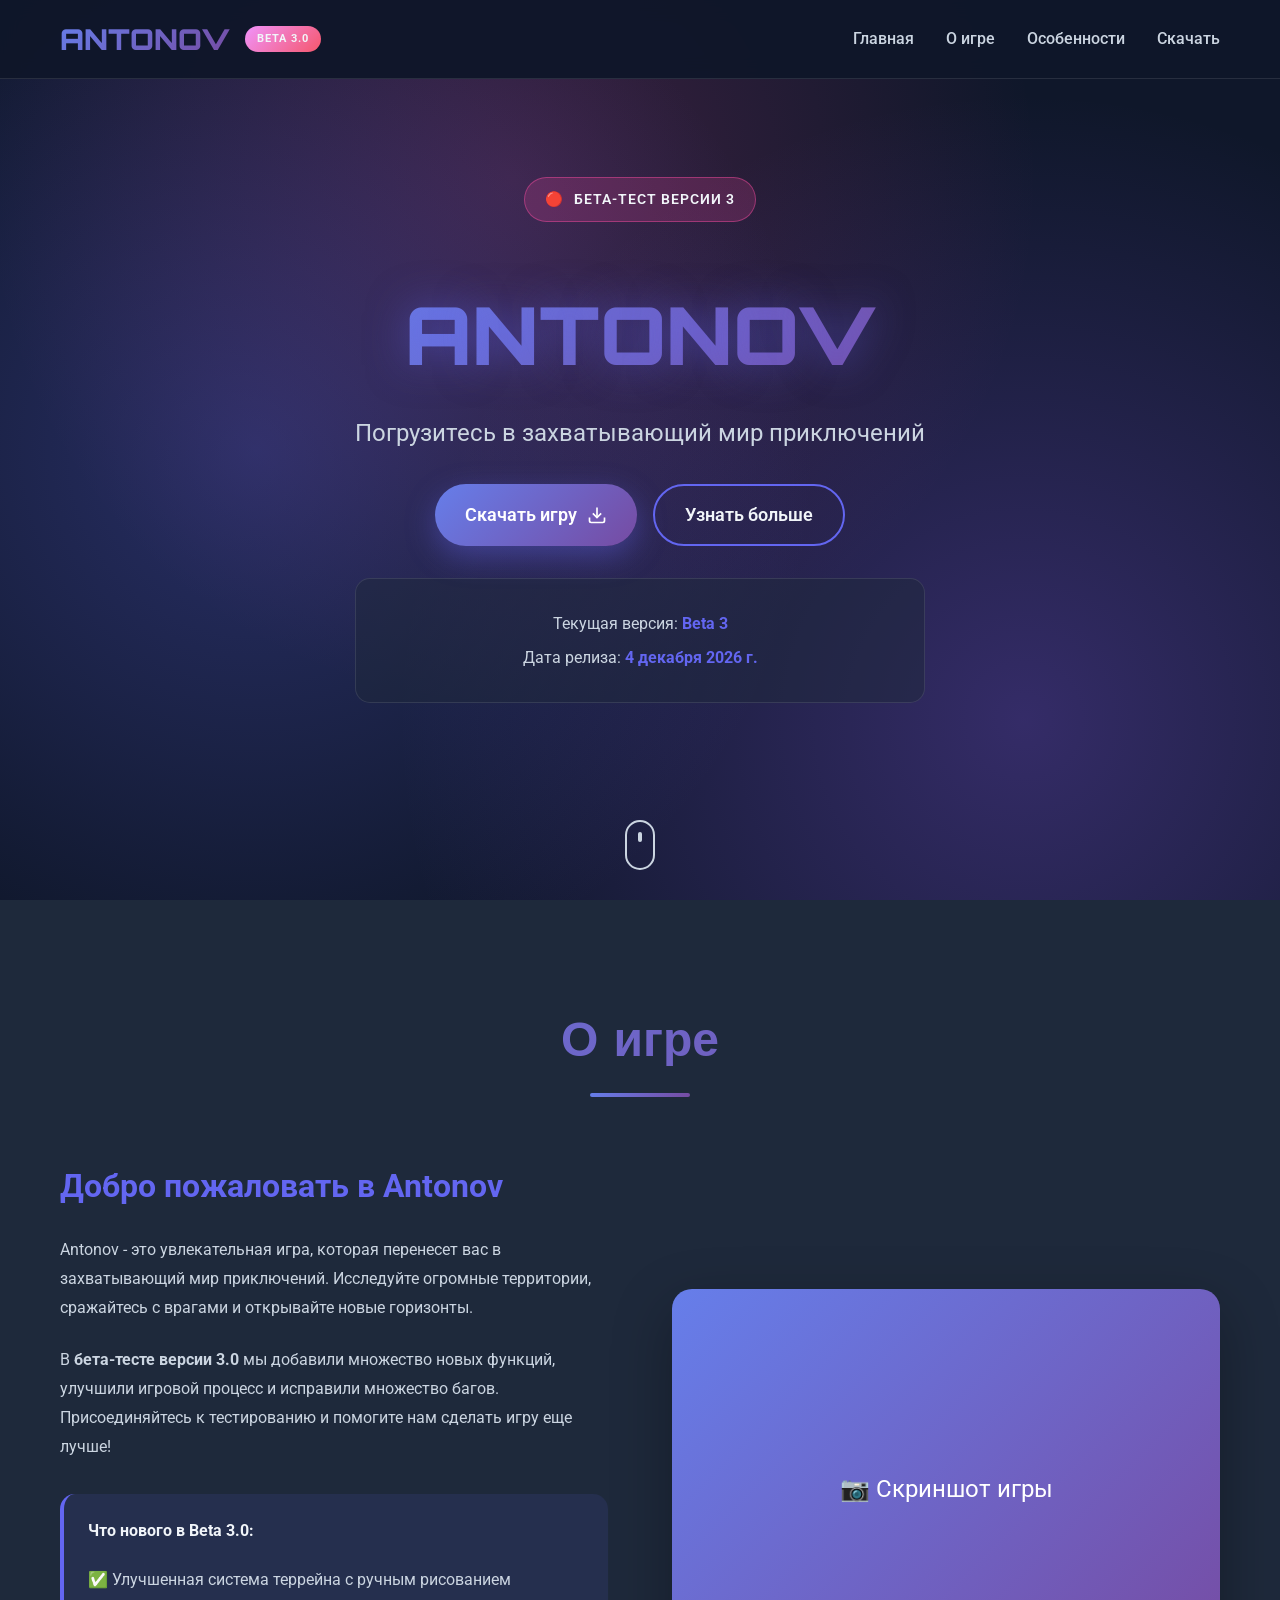
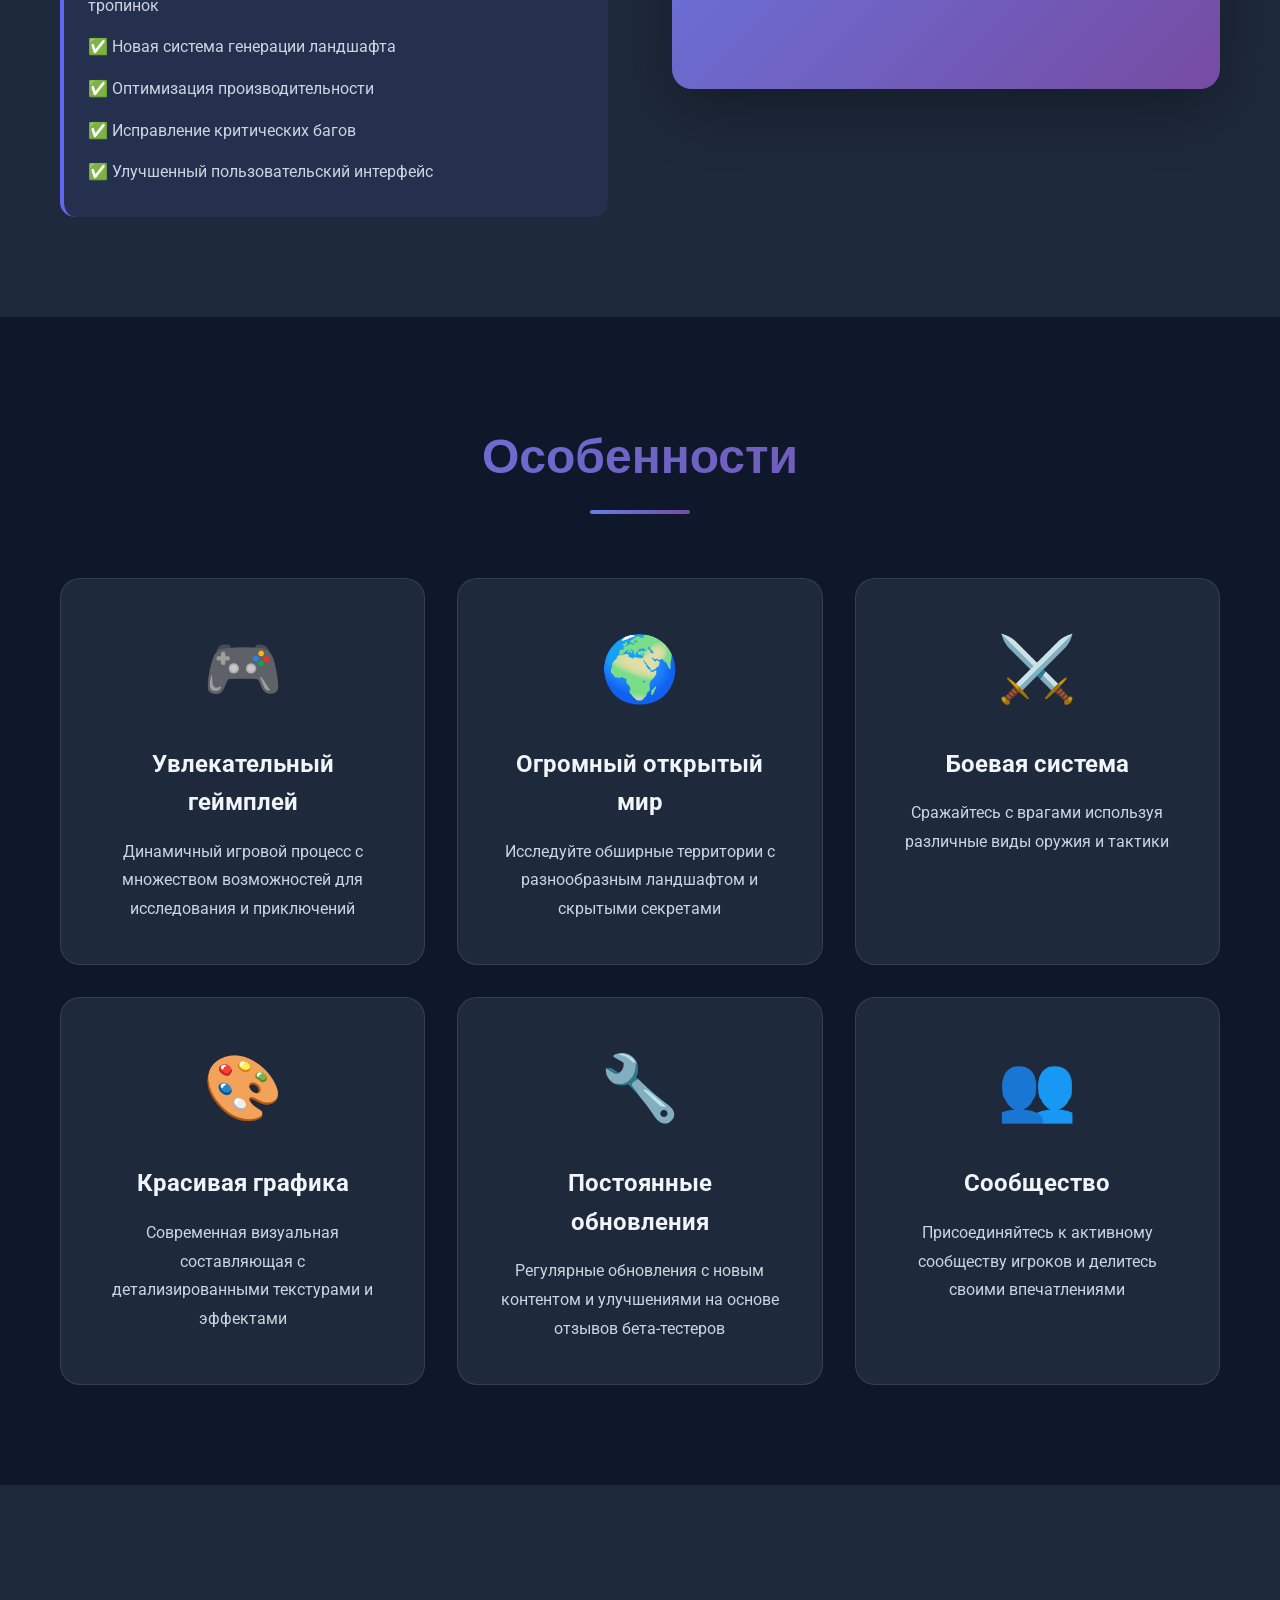
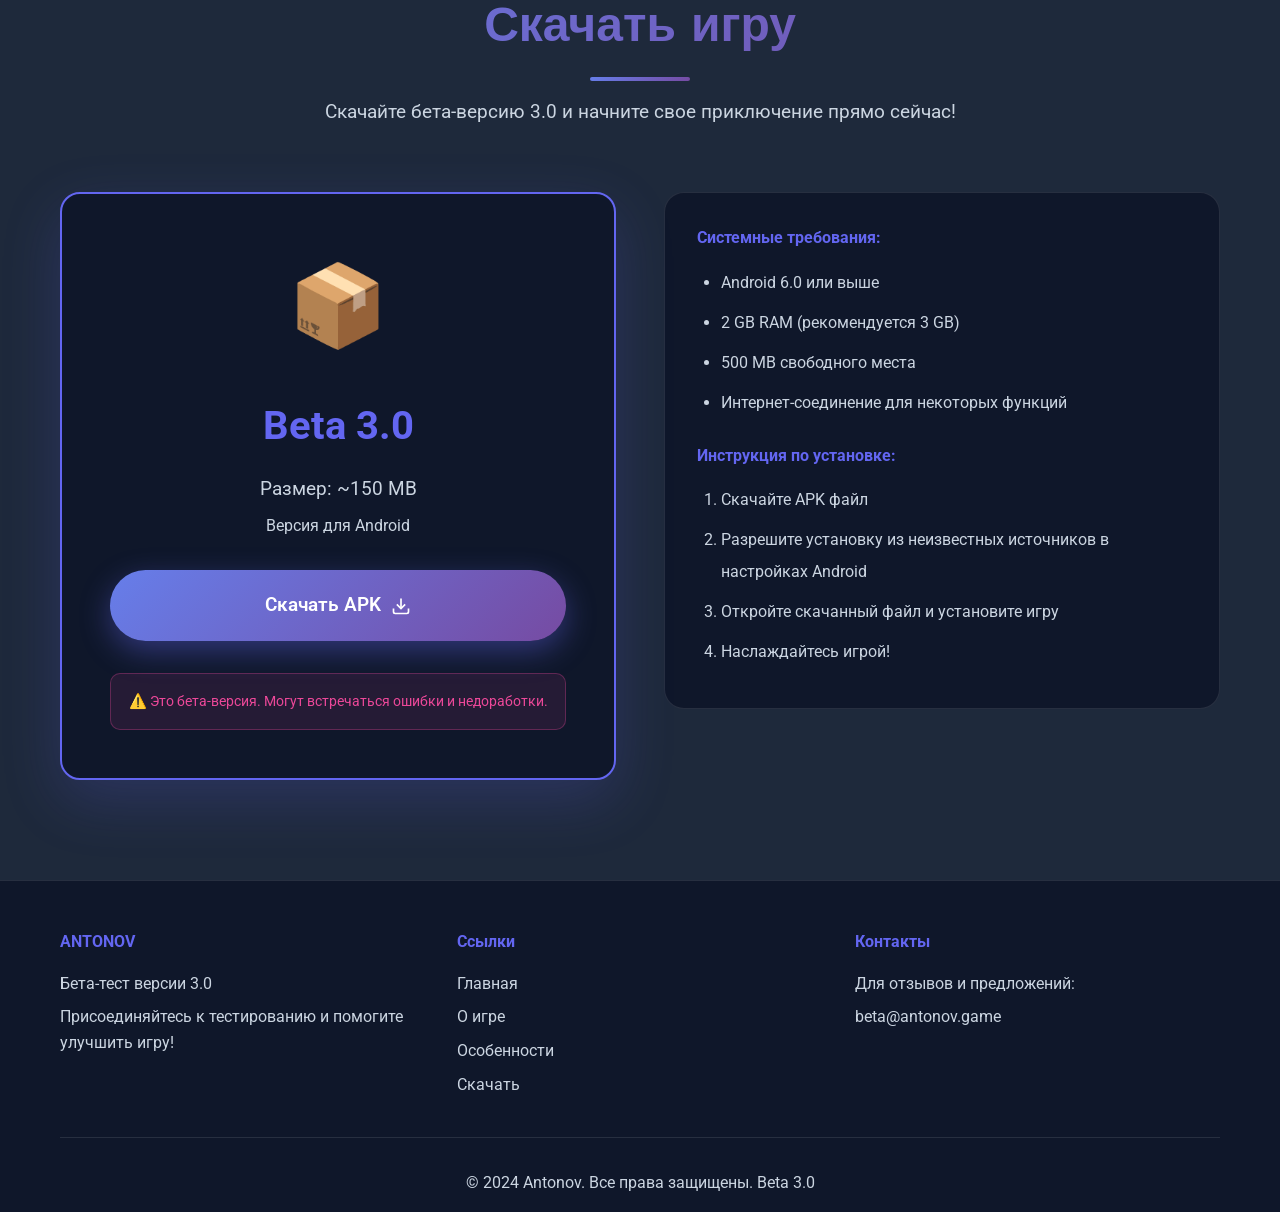
<file: index.html>
<!DOCTYPE html>
<html lang="ru">
<head>
    <meta charset="UTF-8">
    <meta name="viewport" content="width=device-width, initial-scale=1.0">
    <title>Antonov - Бета-тест 3.0</title>
    <link rel="stylesheet" href="style.css">
    <link rel="preconnect" href="https://fonts.googleapis.com">
    <link rel="preconnect" href="https://fonts.gstatic.com" crossorigin>
    <link href="https://fonts.googleapis.com/css2?family=Orbitron:wght@400;700;900&family=Roboto:wght@300;400;500;700&display=swap" rel="stylesheet">
</head>
<body>
    <!-- Навигация -->
    <nav class="navbar">
        <div class="container">
            <div class="nav-brand">
                <h1>ANTONOV</h1>
                <span class="beta-badge">BETA 3.0</span>
            </div>
            <ul class="nav-menu">
                <li><a href="#home">Главная</a></li>
                <li><a href="#about">О игре</a></li>
                <li><a href="#features">Особенности</a></li>
                <li><a href="#download">Скачать</a></li>
            </ul>
            <div class="hamburger">
                <span></span>
                <span></span>
                <span></span>
            </div>
        </div>
    </nav>

    <!-- Главный экран -->
    <section id="home" class="hero">
        <div class="hero-background"></div>
        <div class="container">
            <div class="hero-content">
                <div class="beta-notice">
                    <span class="pulse">🔴</span>
                    <span>БЕТА-ТЕСТ ВЕРСИИ 3</span>
                </div>
                <h1 class="hero-title">ANTONOV</h1>
                <p class="hero-subtitle">Погрузитесь в захватывающий мир приключений</p>
                <div class="hero-buttons">
                    <a href="#download" class="btn btn-primary">
                        <span>Скачать игру</span>
                        <svg width="20" height="20" viewBox="0 0 24 24" fill="none" stroke="currentColor" stroke-width="2">
                            <path d="M21 15v4a2 2 0 0 1-2 2H5a2 2 0 0 1-2-2v-4"></path>
                            <polyline points="7 10 12 15 17 10"></polyline>
                            <line x1="12" y1="15" x2="12" y2="3"></line>
                        </svg>
                    </a>
                    <a href="#about" class="btn btn-secondary">Узнать больше</a>
                </div>
                <div class="version-info">
                    <p>Текущая версия: <strong>Beta 3</strong></p>
                    <p>Дата релиза: <strong id="release-date">01.01.2026</strong></p>
                </div>
            </div>
        </div>
        <div class="scroll-indicator">
            <div class="mouse"></div>
        </div>
    </section>

    <!-- О игре -->
    <section id="about" class="about">
        <div class="container">
            <div class="section-header">
                <h2>О игре</h2>
                <div class="section-divider"></div>
            </div>
            <div class="about-content">
                <div class="about-text">
                    <h3>Добро пожаловать в Antonov</h3>
                    <p>
                        Antonov - это увлекательная игра, которая перенесет вас в захватывающий мир приключений. 
                        Исследуйте огромные территории, сражайтесь с врагами и открывайте новые горизонты.
                    </p>
                    <p>
                        В <strong>бета-тесте версии 3.0</strong> мы добавили множество новых функций, улучшили 
                        игровой процесс и исправили множество багов. Присоединяйтесь к тестированию и помогите 
                        нам сделать игру еще лучше!
                    </p>
                    <div class="beta-features">
                        <h4>Что нового в Beta 3.0:</h4>
                        <ul>
                            <li>✅ Улучшенная система террейна с ручным рисованием тропинок</li>
                            <li>✅ Новая система генерации ландшафта</li>
                            <li>✅ Оптимизация производительности</li>
                            <li>✅ Исправление критических багов</li>
                            <li>✅ Улучшенный пользовательский интерфейс</li>
                        </ul>
                    </div>
                </div>
                <div class="about-image">
                    <div class="image-placeholder">
                        <span>📷 Скриншот игры</span>
                    </div>
                </div>
            </div>
        </div>
    </section>

    <!-- Особенности -->
    <section id="features" class="features">
        <div class="container">
            <div class="section-header">
                <h2>Особенности</h2>
                <div class="section-divider"></div>
            </div>
            <div class="features-grid">
                <div class="feature-card">
                    <div class="feature-icon">🎮</div>
                    <h3>Увлекательный геймплей</h3>
                    <p>Динамичный игровой процесс с множеством возможностей для исследования и приключений</p>
                </div>
                <div class="feature-card">
                    <div class="feature-icon">🌍</div>
                    <h3>Огромный открытый мир</h3>
                    <p>Исследуйте обширные территории с разнообразным ландшафтом и скрытыми секретами</p>
                </div>
                <div class="feature-card">
                    <div class="feature-icon">⚔️</div>
                    <h3>Боевая система</h3>
                    <p>Сражайтесь с врагами используя различные виды оружия и тактики</p>
                </div>
                <div class="feature-card">
                    <div class="feature-icon">🎨</div>
                    <h3>Красивая графика</h3>
                    <p>Современная визуальная составляющая с детализированными текстурами и эффектами</p>
                </div>
                <div class="feature-card">
                    <div class="feature-icon">🔧</div>
                    <h3>Постоянные обновления</h3>
                    <p>Регулярные обновления с новым контентом и улучшениями на основе отзывов бета-тестеров</p>
                </div>
                <div class="feature-card">
                    <div class="feature-icon">👥</div>
                    <h3>Сообщество</h3>
                    <p>Присоединяйтесь к активному сообществу игроков и делитесь своими впечатлениями</p>
                </div>
            </div>
        </div>
    </section>

    <!-- Скачать -->
    <section id="download" class="download">
        <div class="container">
            <div class="section-header">
                <h2>Скачать игру</h2>
                <div class="section-divider"></div>
                <p class="section-subtitle">Скачайте бета-версию 3.0 и начните свое приключение прямо сейчас!</p>
            </div>
            <div class="download-content">
                <div class="download-card">
                    <div class="download-icon">📦</div>
                    <h3>Beta 3.0</h3>
                    <p class="download-size">Размер: ~150 MB</p>
                    <p class="download-info">Версия для Android</p>
                    <a href="#" class="btn btn-download" id="downloadBtn" onclick="downloadAPK(event)">
                        <span>Скачать APK</span>
                        <svg width="20" height="20" viewBox="0 0 24 24" fill="none" stroke="currentColor" stroke-width="2">
                            <path d="M21 15v4a2 2 0 0 1-2 2H5a2 2 0 0 1-2-2v-4"></path>
                            <polyline points="7 10 12 15 17 10"></polyline>
                            <line x1="12" y1="15" x2="12" y2="3"></line>
                        </svg>
                    </a>
                    <div class="beta-warning">
                        <p>⚠️ Это бета-версия. Могут встречаться ошибки и недоработки.</p>
                    </div>
                </div>
                <div class="download-requirements">
                    <h4>Системные требования:</h4>
                    <ul>
                        <li>Android 6.0 или выше</li>
                        <li>2 GB RAM (рекомендуется 3 GB)</li>
                        <li>500 MB свободного места</li>
                        <li>Интернет-соединение для некоторых функций</li>
                    </ul>
                    <h4>Инструкция по установке:</h4>
                    <ol>
                        <li>Скачайте APK файл</li>
                        <li>Разрешите установку из неизвестных источников в настройках Android</li>
                        <li>Откройте скачанный файл и установите игру</li>
                        <li>Наслаждайтесь игрой!</li>
                    </ol>
                </div>
            </div>
        </div>
    </section>

    <!-- Футер -->
    <footer class="footer">
        <div class="container">
            <div class="footer-content">
                <div class="footer-section">
                    <h4>ANTONOV</h4>
                    <p>Бета-тест версии 3.0</p>
                    <p>Присоединяйтесь к тестированию и помогите улучшить игру!</p>
                </div>
                <div class="footer-section">
                    <h4>Ссылки</h4>
                    <ul>
                        <li><a href="#home">Главная</a></li>
                        <li><a href="#about">О игре</a></li>
                        <li><a href="#features">Особенности</a></li>
                        <li><a href="#download">Скачать</a></li>
                    </ul>
                </div>
                <div class="footer-section">
                    <h4>Контакты</h4>
                    <p>Для отзывов и предложений:</p>
                    <p>beta@antonov.game</p>
                </div>
            </div>
            <div class="footer-bottom">
                <p>&copy; 2024 Antonov. Все права защищены. Beta 3.0</p>
            </div>
        </div>
    </footer>

    <script src="script.js"></script>
</body>
</html>
</file>
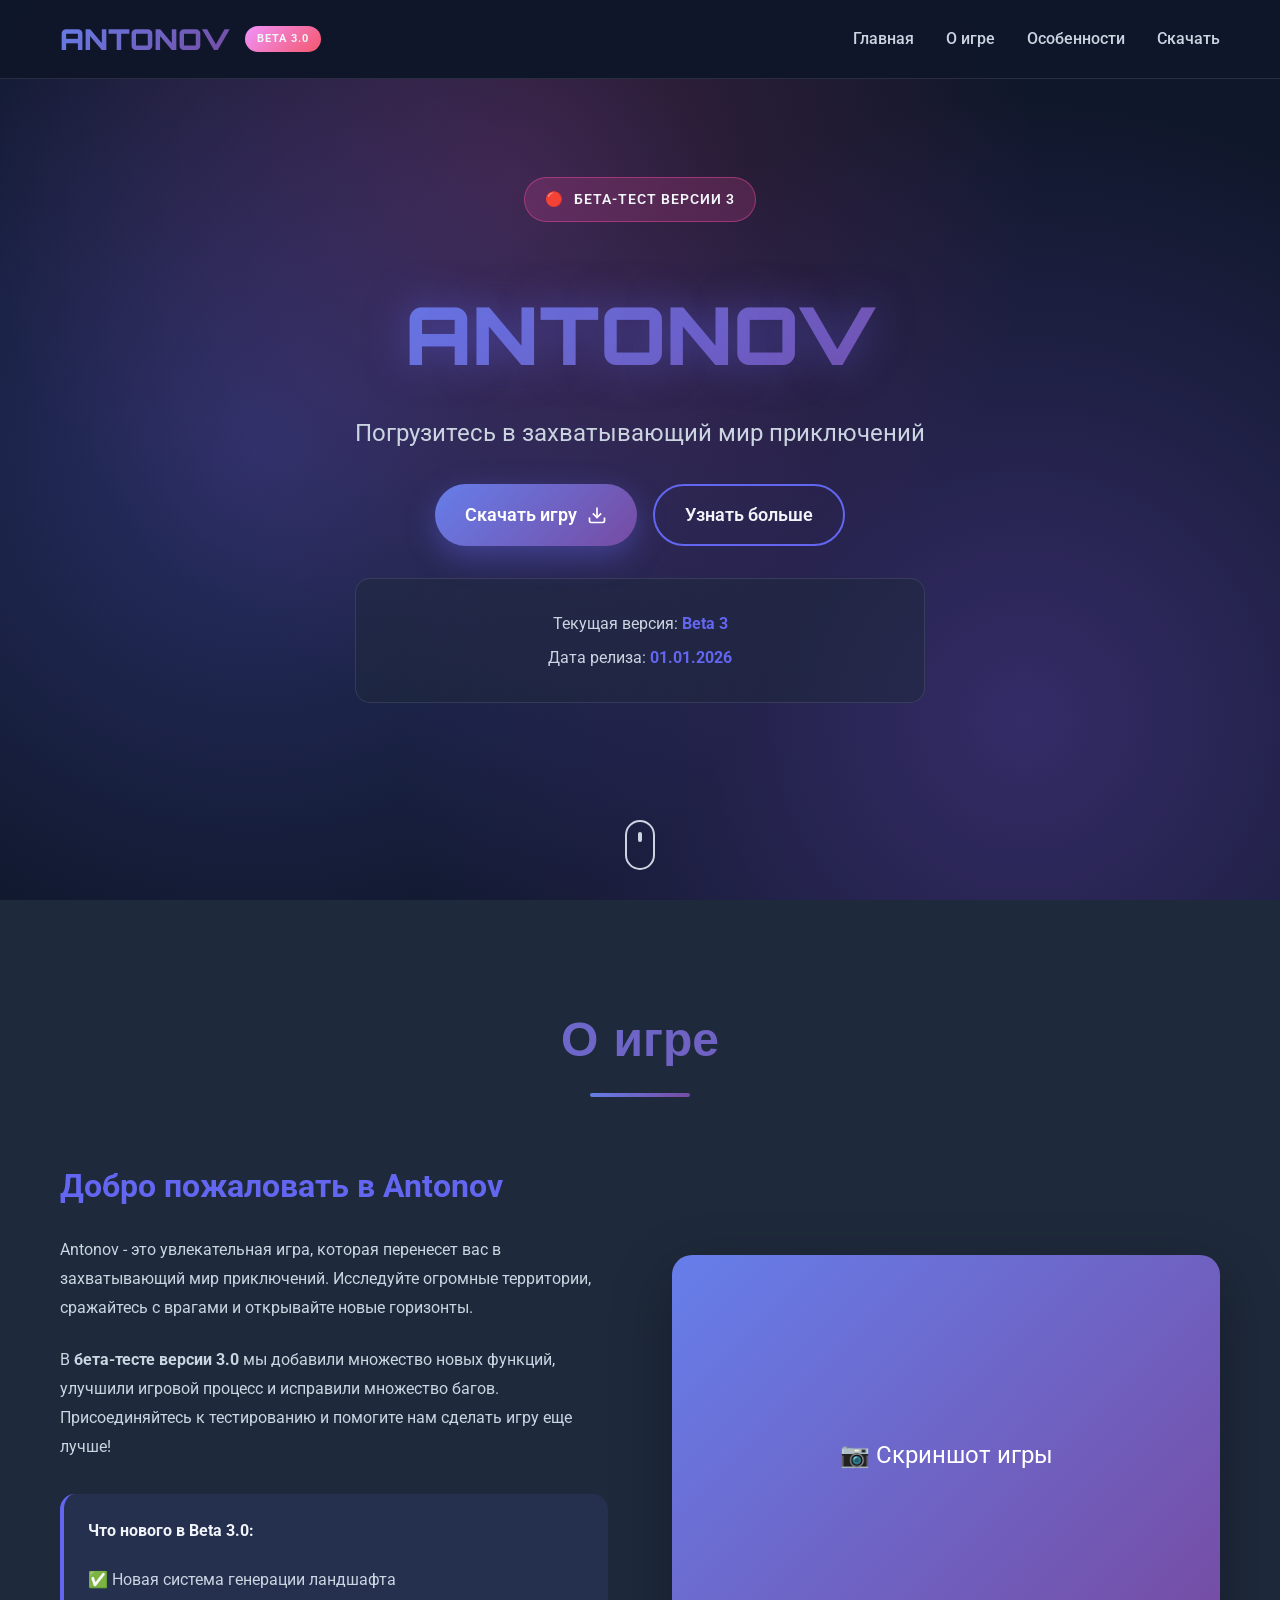
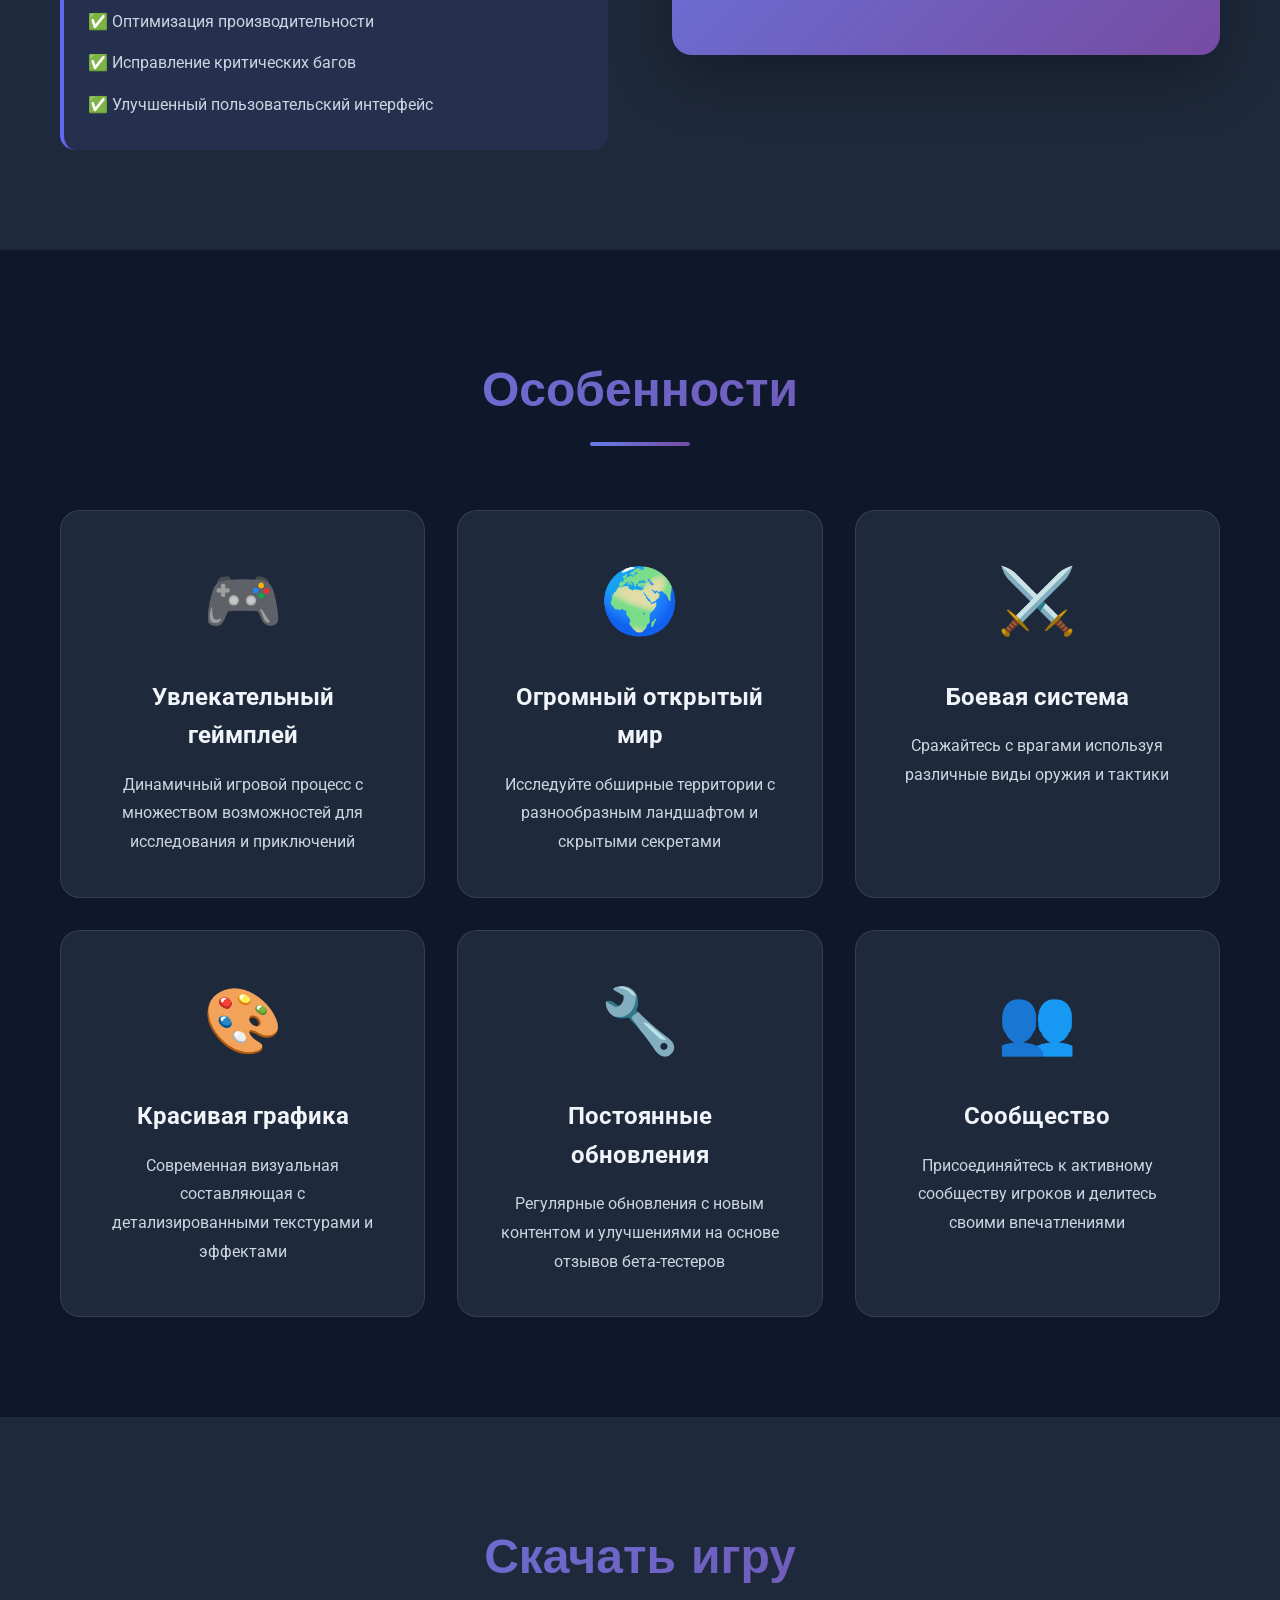
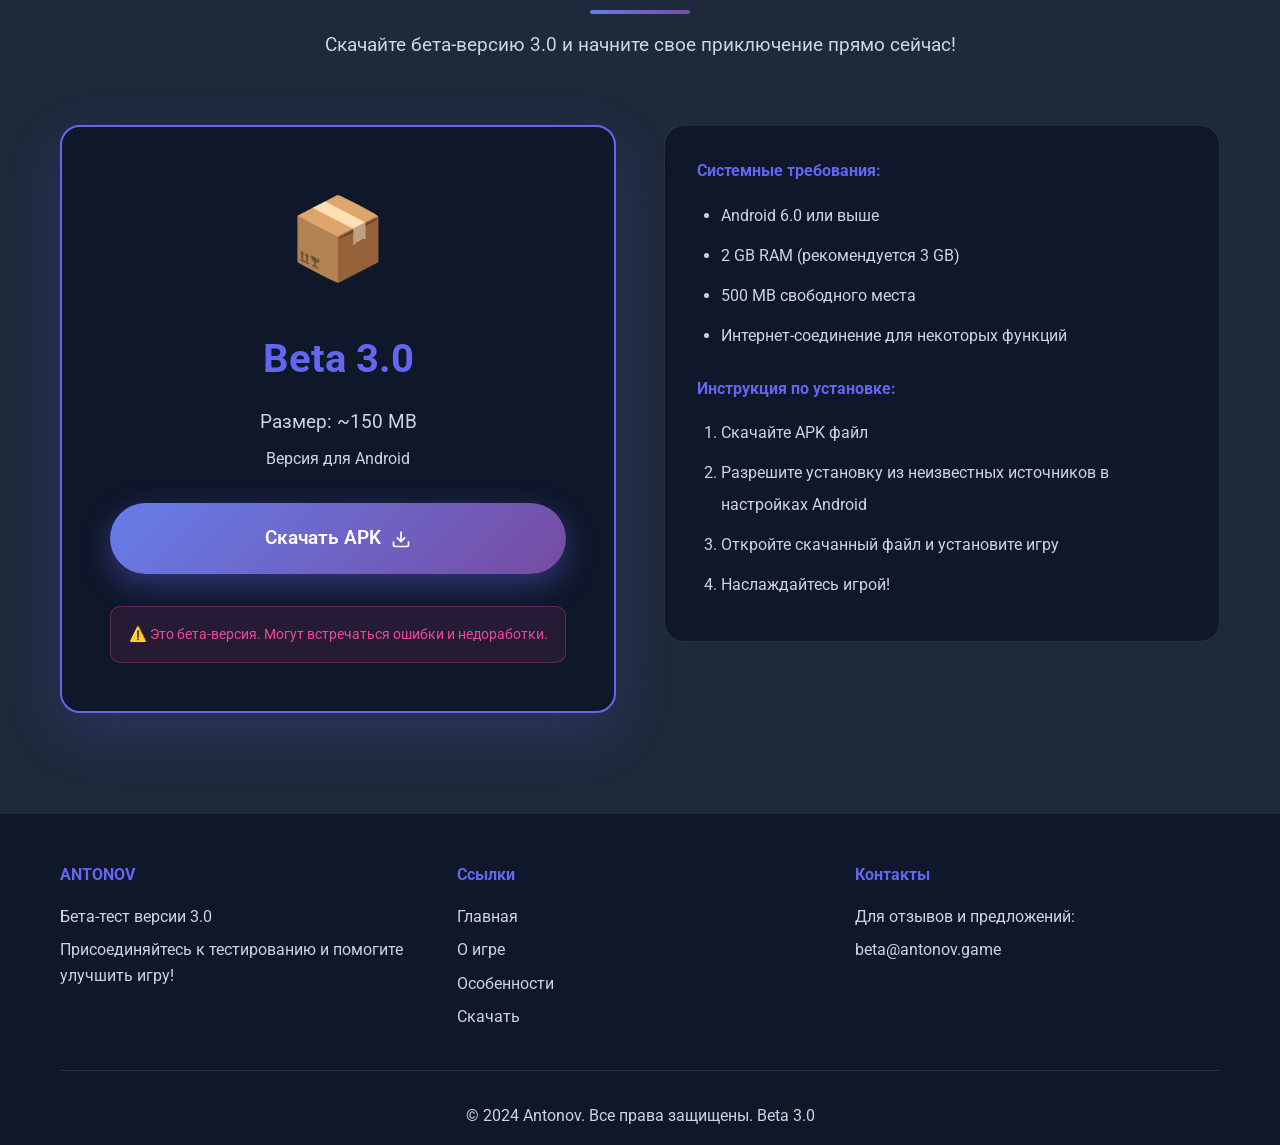
<file: docs/index.html>
<!DOCTYPE html>
<html lang="ru">
<head>
    <meta charset="UTF-8">
    <meta name="viewport" content="width=device-width, initial-scale=1.0">
    <title>Antonov - Бета-тест 3.0</title>
    <link rel="stylesheet" href="style.css">
    <link rel="preconnect" href="https://fonts.googleapis.com">
    <link rel="preconnect" href="https://fonts.gstatic.com" crossorigin>
    <link href="https://fonts.googleapis.com/css2?family=Orbitron:wght@400;700;900&family=Roboto:wght@300;400;500;700&display=swap" rel="stylesheet">
</head>
<body>
    <!-- Навигация -->
    <nav class="navbar">
        <div class="container">
            <div class="nav-brand">
                <h1>ANTONOV</h1>
                <span class="beta-badge">BETA 3.0</span>
            </div>
            <ul class="nav-menu">
                <li><a href="#home">Главная</a></li>
                <li><a href="#about">О игре</a></li>
                <li><a href="#features">Особенности</a></li>
                <li><a href="#download">Скачать</a></li>
            </ul>
            <div class="hamburger">
                <span></span>
                <span></span>
                <span></span>
            </div>
        </div>
    </nav>

    <!-- Главный экран -->
    <section id="home" class="hero">
        <div class="hero-background"></div>
        <div class="container">
            <div class="hero-content">
                <div class="beta-notice">
                    <span class="pulse">🔴</span>
                    <span>БЕТА-ТЕСТ ВЕРСИИ 3</span>
                </div>
                <h1 class="hero-title">ANTONOV</h1>
                <p class="hero-subtitle">Погрузитесь в захватывающий мир приключений</p>
                <div class="hero-buttons">
                    <a href="#download" class="btn btn-primary">
                        <span>Скачать игру</span>
                        <svg width="20" height="20" viewBox="0 0 24 24" fill="none" stroke="currentColor" stroke-width="2">
                            <path d="M21 15v4a2 2 0 0 1-2 2H5a2 2 0 0 1-2-2v-4"></path>
                            <polyline points="7 10 12 15 17 10"></polyline>
                            <line x1="12" y1="15" x2="12" y2="3"></line>
                        </svg>
                    </a>
                    <a href="#about" class="btn btn-secondary">Узнать больше</a>
                </div>
                <div class="version-info">
                    <p>Текущая версия: <strong>Beta 3</strong></p>
                    <p>Дата релиза: <strong id="release-date">01.01.2026</strong></p>
                </div>
            </div>
        </div>
        <div class="scroll-indicator">
            <div class="mouse"></div>
        </div>
    </section>

    <!-- О игре -->
    <section id="about" class="about">
        <div class="container">
            <div class="section-header">
                <h2>О игре</h2>
                <div class="section-divider"></div>
            </div>
            <div class="about-content">
                <div class="about-text">
                    <h3>Добро пожаловать в Antonov</h3>
                    <p>
                        Antonov - это увлекательная игра, которая перенесет вас в захватывающий мир приключений. 
                        Исследуйте огромные территории, сражайтесь с врагами и открывайте новые горизонты.
                    </p>
                    <p>
                        В <strong>бета-тесте версии 3.0</strong> мы добавили множество новых функций, улучшили 
                        игровой процесс и исправили множество багов. Присоединяйтесь к тестированию и помогите 
                        нам сделать игру еще лучше!
                    </p>
                    <div class="beta-features">
                        <h4>Что нового в Beta 3.0:</h4>
                        <ul>
                            <li>✅ Новая система генерации ландшафта</li>
                            <li>✅ Оптимизация производительности</li>
                            <li>✅ Исправление критических багов</li>
                            <li>✅ Улучшенный пользовательский интерфейс</li>
                        </ul>
                    </div>
                </div>
                <div class="about-image">
                    <div class="image-placeholder">
                        <span>📷 Скриншот игры</span>
                    </div>
                </div>
            </div>
        </div>
    </section>

    <!-- Особенности -->
    <section id="features" class="features">
        <div class="container">
            <div class="section-header">
                <h2>Особенности</h2>
                <div class="section-divider"></div>
            </div>
            <div class="features-grid">
                <div class="feature-card">
                    <div class="feature-icon">🎮</div>
                    <h3>Увлекательный геймплей</h3>
                    <p>Динамичный игровой процесс с множеством возможностей для исследования и приключений</p>
                </div>
                <div class="feature-card">
                    <div class="feature-icon">🌍</div>
                    <h3>Огромный открытый мир</h3>
                    <p>Исследуйте обширные территории с разнообразным ландшафтом и скрытыми секретами</p>
                </div>
                <div class="feature-card">
                    <div class="feature-icon">⚔️</div>
                    <h3>Боевая система</h3>
                    <p>Сражайтесь с врагами используя различные виды оружия и тактики</p>
                </div>
                <div class="feature-card">
                    <div class="feature-icon">🎨</div>
                    <h3>Красивая графика</h3>
                    <p>Современная визуальная составляющая с детализированными текстурами и эффектами</p>
                </div>
                <div class="feature-card">
                    <div class="feature-icon">🔧</div>
                    <h3>Постоянные обновления</h3>
                    <p>Регулярные обновления с новым контентом и улучшениями на основе отзывов бета-тестеров</p>
                </div>
                <div class="feature-card">
                    <div class="feature-icon">👥</div>
                    <h3>Сообщество</h3>
                    <p>Присоединяйтесь к активному сообществу игроков и делитесь своими впечатлениями</p>
                </div>
            </div>
        </div>
    </section>

    <!-- Скачать -->
    <section id="download" class="download">
        <div class="container">
            <div class="section-header">
                <h2>Скачать игру</h2>
                <div class="section-divider"></div>
                <p class="section-subtitle">Скачайте бета-версию 3.0 и начните свое приключение прямо сейчас!</p>
            </div>
            <div class="download-content">
                <div class="download-card">
                    <div class="download-icon">📦</div>
                    <h3>Beta 3.0</h3>
                    <p class="download-size">Размер: ~150 MB</p>
                    <p class="download-info">Версия для Android</p>
                    <a href="https://drive.google.com/uc?export=download&id=1YcE_erbYAOh2eKKXeEXBH7nRsaNr2qtW&confirm=t" class="btn btn-download" id="downloadBtn" onclick="downloadAPK(event); return false;">
                        <span>Скачать APK</span>
                        <svg width="20" height="20" viewBox="0 0 24 24" fill="none" stroke="currentColor" stroke-width="2">
                            <path d="M21 15v4a2 2 0 0 1-2 2H5a2 2 0 0 1-2-2v-4"></path>
                            <polyline points="7 10 12 15 17 10"></polyline>
                            <line x1="12" y1="15" x2="12" y2="3"></line>
                        </svg>
                    </a>
                    <div class="beta-warning">
                        <p>⚠️ Это бета-версия. Могут встречаться ошибки и недоработки.</p>
                    </div>
                </div>
                <div class="download-requirements">
                    <h4>Системные требования:</h4>
                    <ul>
                        <li>Android 6.0 или выше</li>
                        <li>2 GB RAM (рекомендуется 3 GB)</li>
                        <li>500 MB свободного места</li>
                        <li>Интернет-соединение для некоторых функций</li>
                    </ul>
                    <h4>Инструкция по установке:</h4>
                    <ol>
                        <li>Скачайте APK файл</li>
                        <li>Разрешите установку из неизвестных источников в настройках Android</li>
                        <li>Откройте скачанный файл и установите игру</li>
                        <li>Наслаждайтесь игрой!</li>
                    </ol>
                </div>
            </div>
        </div>
    </section>

    <!-- Футер -->
    <footer class="footer">
        <div class="container">
            <div class="footer-content">
                <div class="footer-section">
                    <h4>ANTONOV</h4>
                    <p>Бета-тест версии 3.0</p>
                    <p>Присоединяйтесь к тестированию и помогите улучшить игру!</p>
                </div>
                <div class="footer-section">
                    <h4>Ссылки</h4>
                    <ul>
                        <li><a href="#home">Главная</a></li>
                        <li><a href="#about">О игре</a></li>
                        <li><a href="#features">Особенности</a></li>
                        <li><a href="#download">Скачать</a></li>
                    </ul>
                </div>
                <div class="footer-section">
                    <h4>Контакты</h4>
                    <p>Для отзывов и предложений:</p>
                    <p>beta@antonov.game</p>
                </div>
            </div>
            <div class="footer-bottom">
                <p>&copy; 2024 Antonov. Все права защищены. Beta 3.0</p>
            </div>
        </div>
    </footer>

    <script src="script.js"></script>
</body>
</html>
</file>
<file: style.css>
* {
    margin: 0;
    padding: 0;
    box-sizing: border-box;
}

:root {
    --primary-color: #6366f1;
    --primary-dark: #4f46e5;
    --secondary-color: #8b5cf6;
    --accent-color: #ec4899;
    --dark-bg: #0f172a;
    --dark-surface: #1e293b;
    --text-primary: #f1f5f9;
    --text-secondary: #cbd5e1;
    --gradient-1: linear-gradient(135deg, #667eea 0%, #764ba2 100%);
    --gradient-2: linear-gradient(135deg, #f093fb 0%, #f5576c 100%);
    --gradient-3: linear-gradient(135deg, #4facfe 0%, #00f2fe 100%);
}

body {
    font-family: 'Roboto', sans-serif;
    background: var(--dark-bg);
    color: var(--text-primary);
    line-height: 1.6;
    overflow-x: hidden;
}

.container {
    max-width: 1200px;
    margin: 0 auto;
    padding: 0 20px;
}

/* Навигация */
.navbar {
    position: fixed;
    top: 0;
    width: 100%;
    background: rgba(15, 23, 42, 0.95);
    backdrop-filter: blur(10px);
    z-index: 1000;
    padding: 1rem 0;
    border-bottom: 1px solid rgba(255, 255, 255, 0.1);
}

.navbar .container {
    display: flex;
    justify-content: space-between;
    align-items: center;
}

.nav-brand {
    display: flex;
    align-items: center;
    gap: 15px;
}

.nav-brand h1 {
    font-family: 'Orbitron', sans-serif;
    font-size: 1.8rem;
    font-weight: 900;
    background: var(--gradient-1);
    -webkit-background-clip: text;
    -webkit-text-fill-color: transparent;
    background-clip: text;
}

.beta-badge {
    background: var(--gradient-2);
    padding: 4px 12px;
    border-radius: 20px;
    font-size: 0.7rem;
    font-weight: 700;
    text-transform: uppercase;
    letter-spacing: 1px;
}

.nav-menu {
    display: flex;
    list-style: none;
    gap: 2rem;
}

.nav-menu a {
    color: var(--text-secondary);
    text-decoration: none;
    font-weight: 500;
    transition: color 0.3s;
    position: relative;
}

.nav-menu a:hover {
    color: var(--text-primary);
}

.nav-menu a::after {
    content: '';
    position: absolute;
    bottom: -5px;
    left: 0;
    width: 0;
    height: 2px;
    background: var(--gradient-1);
    transition: width 0.3s;
}

.nav-menu a:hover::after {
    width: 100%;
}

.hamburger {
    display: none;
    flex-direction: column;
    cursor: pointer;
    gap: 5px;
}

.hamburger span {
    width: 25px;
    height: 3px;
    background: var(--text-primary);
    border-radius: 3px;
    transition: 0.3s;
}

/* Главный экран */
.hero {
    position: relative;
    min-height: 100vh;
    display: flex;
    align-items: center;
    justify-content: center;
    overflow: hidden;
    padding-top: 80px;
}

.hero-background {
    position: absolute;
    top: 0;
    left: 0;
    width: 100%;
    height: 100%;
    background: 
        radial-gradient(circle at 20% 50%, rgba(99, 102, 241, 0.3) 0%, transparent 50%),
        radial-gradient(circle at 80% 80%, rgba(139, 92, 246, 0.3) 0%, transparent 50%),
        radial-gradient(circle at 40% 20%, rgba(236, 72, 153, 0.2) 0%, transparent 50%);
    animation: gradientShift 15s ease infinite;
}

@keyframes gradientShift {
    0%, 100% { opacity: 1; }
    50% { opacity: 0.8; }
}

.hero-content {
    position: relative;
    z-index: 1;
    text-align: center;
    max-width: 800px;
    padding: 2rem;
}

.beta-notice {
    display: inline-flex;
    align-items: center;
    gap: 10px;
    background: rgba(236, 72, 153, 0.2);
    border: 1px solid rgba(236, 72, 153, 0.5);
    padding: 10px 20px;
    border-radius: 30px;
    margin-bottom: 2rem;
    font-size: 0.9rem;
    font-weight: 600;
    text-transform: uppercase;
    letter-spacing: 1px;
}

.pulse {
    animation: pulse 2s infinite;
}

@keyframes pulse {
    0%, 100% { opacity: 1; }
    50% { opacity: 0.5; }
}

.hero-title {
    font-family: 'Orbitron', sans-serif;
    font-size: 5rem;
    font-weight: 900;
    margin: 1rem 0;
    background: var(--gradient-1);
    -webkit-background-clip: text;
    -webkit-text-fill-color: transparent;
    background-clip: text;
    text-shadow: 0 0 40px rgba(99, 102, 241, 0.5);
    animation: titleGlow 3s ease-in-out infinite;
}

@keyframes titleGlow {
    0%, 100% { filter: brightness(1); }
    50% { filter: brightness(1.2); }
}

.hero-subtitle {
    font-size: 1.5rem;
    color: var(--text-secondary);
    margin-bottom: 2rem;
}

.hero-buttons {
    display: flex;
    gap: 1rem;
    justify-content: center;
    flex-wrap: wrap;
    margin-bottom: 2rem;
}

.btn {
    display: inline-flex;
    align-items: center;
    gap: 10px;
    padding: 15px 30px;
    border-radius: 50px;
    text-decoration: none;
    font-weight: 600;
    font-size: 1.1rem;
    transition: all 0.3s;
    border: none;
    cursor: pointer;
}

.btn-primary {
    background: var(--gradient-1);
    color: white;
    box-shadow: 0 10px 30px rgba(99, 102, 241, 0.4);
}

.btn-primary:hover {
    transform: translateY(-3px);
    box-shadow: 0 15px 40px rgba(99, 102, 241, 0.6);
}

.btn-secondary {
    background: transparent;
    color: var(--text-primary);
    border: 2px solid var(--primary-color);
}

.btn-secondary:hover {
    background: var(--primary-color);
    transform: translateY(-3px);
}

.version-info {
    margin-top: 2rem;
    padding: 1.5rem;
    background: rgba(30, 41, 59, 0.5);
    border-radius: 15px;
    border: 1px solid rgba(255, 255, 255, 0.1);
}

.version-info p {
    margin: 0.5rem 0;
    color: var(--text-secondary);
}

.version-info strong {
    color: var(--primary-color);
}

.scroll-indicator {
    position: absolute;
    bottom: 30px;
    left: 50%;
    transform: translateX(-50%);
}

.mouse {
    width: 30px;
    height: 50px;
    border: 2px solid var(--text-secondary);
    border-radius: 20px;
    position: relative;
}

.mouse::before {
    content: '';
    position: absolute;
    top: 10px;
    left: 50%;
    transform: translateX(-50%);
    width: 4px;
    height: 10px;
    background: var(--text-secondary);
    border-radius: 2px;
    animation: scroll 2s infinite;
}

@keyframes scroll {
    0% { opacity: 1; top: 10px; }
    100% { opacity: 0; top: 30px; }
}

/* Секции */
section {
    padding: 100px 0;
}

.section-header {
    text-align: center;
    margin-bottom: 4rem;
}

.section-header h2 {
    font-family: 'Orbitron', sans-serif;
    font-size: 3rem;
    margin-bottom: 1rem;
    background: var(--gradient-1);
    -webkit-background-clip: text;
    -webkit-text-fill-color: transparent;
    background-clip: text;
}

.section-divider {
    width: 100px;
    height: 4px;
    background: var(--gradient-1);
    margin: 1rem auto;
    border-radius: 2px;
}

.section-subtitle {
    color: var(--text-secondary);
    font-size: 1.2rem;
    margin-top: 1rem;
}

/* О игре */
.about {
    background: var(--dark-surface);
}

.about-content {
    display: grid;
    grid-template-columns: 1fr 1fr;
    gap: 4rem;
    align-items: center;
}

.about-text h3 {
    font-size: 2rem;
    margin-bottom: 1.5rem;
    color: var(--primary-color);
}

.about-text p {
    margin-bottom: 1.5rem;
    color: var(--text-secondary);
    line-height: 1.8;
}

.beta-features {
    margin-top: 2rem;
    padding: 1.5rem;
    background: rgba(99, 102, 241, 0.1);
    border-radius: 15px;
    border-left: 4px solid var(--primary-color);
}

.beta-features h4 {
    margin-bottom: 1rem;
    color: var(--text-primary);
}

.beta-features ul {
    list-style: none;
    padding-left: 0;
}

.beta-features li {
    padding: 0.5rem 0;
    color: var(--text-secondary);
}

.image-placeholder {
    width: 100%;
    height: 400px;
    background: var(--gradient-1);
    border-radius: 20px;
    display: flex;
    align-items: center;
    justify-content: center;
    font-size: 1.5rem;
    color: white;
    box-shadow: 0 20px 60px rgba(0, 0, 0, 0.3);
}

/* Особенности */
.features-grid {
    display: grid;
    grid-template-columns: repeat(auto-fit, minmax(300px, 1fr));
    gap: 2rem;
}

.feature-card {
    background: var(--dark-surface);
    padding: 2.5rem;
    border-radius: 20px;
    text-align: center;
    transition: all 0.3s;
    border: 1px solid rgba(255, 255, 255, 0.1);
}

.feature-card:hover {
    transform: translateY(-10px);
    box-shadow: 0 20px 40px rgba(99, 102, 241, 0.3);
    border-color: var(--primary-color);
}

.feature-icon {
    font-size: 4rem;
    margin-bottom: 1.5rem;
}

.feature-card h3 {
    font-size: 1.5rem;
    margin-bottom: 1rem;
    color: var(--text-primary);
}

.feature-card p {
    color: var(--text-secondary);
    line-height: 1.8;
}

/* Скачать */
.download {
    background: var(--dark-surface);
}

.download-content {
    display: grid;
    grid-template-columns: 1fr 1fr;
    gap: 3rem;
    align-items: start;
}

.download-card {
    background: var(--dark-bg);
    padding: 3rem;
    border-radius: 20px;
    text-align: center;
    border: 2px solid var(--primary-color);
    box-shadow: 0 20px 60px rgba(99, 102, 241, 0.2);
}

.download-icon {
    font-size: 5rem;
    margin-bottom: 1.5rem;
}

.download-card h3 {
    font-size: 2.5rem;
    margin-bottom: 1rem;
    color: var(--primary-color);
}

.download-size {
    font-size: 1.2rem;
    color: var(--text-secondary);
    margin-bottom: 0.5rem;
}

.download-info {
    color: var(--text-secondary);
    margin-bottom: 2rem;
}

.btn-download {
    width: 100%;
    justify-content: center;
    background: var(--gradient-1);
    color: white;
    padding: 20px;
    font-size: 1.2rem;
    box-shadow: 0 10px 30px rgba(99, 102, 241, 0.4);
}

.btn-download:hover {
    transform: translateY(-3px);
    box-shadow: 0 15px 40px rgba(99, 102, 241, 0.6);
}

.beta-warning {
    margin-top: 2rem;
    padding: 1rem;
    background: rgba(236, 72, 153, 0.1);
    border-radius: 10px;
    border: 1px solid rgba(236, 72, 153, 0.3);
}

.beta-warning p {
    color: var(--accent-color);
    font-size: 0.9rem;
}

.download-requirements {
    background: var(--dark-bg);
    padding: 2rem;
    border-radius: 20px;
    border: 1px solid rgba(255, 255, 255, 0.1);
}

.download-requirements h4 {
    color: var(--primary-color);
    margin-bottom: 1rem;
    margin-top: 1.5rem;
}

.download-requirements h4:first-child {
    margin-top: 0;
}

.download-requirements ul,
.download-requirements ol {
    margin-left: 1.5rem;
    color: var(--text-secondary);
    line-height: 2;
}

.download-requirements li {
    margin-bottom: 0.5rem;
}

/* Футер */
.footer {
    background: var(--dark-bg);
    padding: 3rem 0 1rem;
    border-top: 1px solid rgba(255, 255, 255, 0.1);
}

.footer-content {
    display: grid;
    grid-template-columns: repeat(auto-fit, minmax(250px, 1fr));
    gap: 2rem;
    margin-bottom: 2rem;
}

.footer-section h4 {
    color: var(--primary-color);
    margin-bottom: 1rem;
}

.footer-section p {
    color: var(--text-secondary);
    margin-bottom: 0.5rem;
}

.footer-section ul {
    list-style: none;
}

.footer-section ul li {
    margin-bottom: 0.5rem;
}

.footer-section a {
    color: var(--text-secondary);
    text-decoration: none;
    transition: color 0.3s;
}

.footer-section a:hover {
    color: var(--primary-color);
}

.footer-bottom {
    text-align: center;
    padding-top: 2rem;
    border-top: 1px solid rgba(255, 255, 255, 0.1);
    color: var(--text-secondary);
}

/* Адаптивность */
@media (max-width: 768px) {
    .nav-menu {
        display: none;
    }
    
    .hamburger {
        display: flex;
    }
    
    .hero-title {
        font-size: 3rem;
    }
    
    .hero-subtitle {
        font-size: 1.2rem;
    }
    
    .about-content,
    .download-content {
        grid-template-columns: 1fr;
    }
    
    .section-header h2 {
        font-size: 2rem;
    }
    
    .features-grid {
        grid-template-columns: 1fr;
    }
}

/* Плавная прокрутка */
html {
    scroll-behavior: smooth;
}

/* Выделение текста */
::selection {
    background: var(--primary-color);
    color: white;
}
</file>
<file: docs/style.css>
* {
    margin: 0;
    padding: 0;
    box-sizing: border-box;
}

:root {
    --primary-color: #6366f1;
    --primary-dark: #4f46e5;
    --secondary-color: #8b5cf6;
    --accent-color: #ec4899;
    --dark-bg: #0f172a;
    --dark-surface: #1e293b;
    --text-primary: #f1f5f9;
    --text-secondary: #cbd5e1;
    --gradient-1: linear-gradient(135deg, #667eea 0%, #764ba2 100%);
    --gradient-2: linear-gradient(135deg, #f093fb 0%, #f5576c 100%);
    --gradient-3: linear-gradient(135deg, #4facfe 0%, #00f2fe 100%);
}

body {
    font-family: 'Roboto', sans-serif;
    background: var(--dark-bg);
    color: var(--text-primary);
    line-height: 1.6;
    overflow-x: hidden;
}

.container {
    max-width: 1200px;
    margin: 0 auto;
    padding: 0 20px;
}

/* Навигация */
.navbar {
    position: fixed;
    top: 0;
    width: 100%;
    background: rgba(15, 23, 42, 0.95);
    backdrop-filter: blur(10px);
    z-index: 1000;
    padding: 1rem 0;
    border-bottom: 1px solid rgba(255, 255, 255, 0.1);
}

.navbar .container {
    display: flex;
    justify-content: space-between;
    align-items: center;
}

.nav-brand {
    display: flex;
    align-items: center;
    gap: 15px;
}

.nav-brand h1 {
    font-family: 'Orbitron', sans-serif;
    font-size: 1.8rem;
    font-weight: 900;
    background: var(--gradient-1);
    -webkit-background-clip: text;
    -webkit-text-fill-color: transparent;
    background-clip: text;
}

.beta-badge {
    background: var(--gradient-2);
    padding: 4px 12px;
    border-radius: 20px;
    font-size: 0.7rem;
    font-weight: 700;
    text-transform: uppercase;
    letter-spacing: 1px;
}

.nav-menu {
    display: flex;
    list-style: none;
    gap: 2rem;
}

.nav-menu a {
    color: var(--text-secondary);
    text-decoration: none;
    font-weight: 500;
    transition: color 0.3s;
    position: relative;
}

.nav-menu a:hover {
    color: var(--text-primary);
}

.nav-menu a::after {
    content: '';
    position: absolute;
    bottom: -5px;
    left: 0;
    width: 0;
    height: 2px;
    background: var(--gradient-1);
    transition: width 0.3s;
}

.nav-menu a:hover::after {
    width: 100%;
}

.hamburger {
    display: none;
    flex-direction: column;
    cursor: pointer;
    gap: 5px;
}

.hamburger span {
    width: 25px;
    height: 3px;
    background: var(--text-primary);
    border-radius: 3px;
    transition: 0.3s;
}

/* Главный экран */
.hero {
    position: relative;
    min-height: 100vh;
    display: flex;
    align-items: center;
    justify-content: center;
    overflow: hidden;
    padding-top: 80px;
}

.hero-background {
    position: absolute;
    top: 0;
    left: 0;
    width: 100%;
    height: 100%;
    background: 
        radial-gradient(circle at 20% 50%, rgba(99, 102, 241, 0.3) 0%, transparent 50%),
        radial-gradient(circle at 80% 80%, rgba(139, 92, 246, 0.3) 0%, transparent 50%),
        radial-gradient(circle at 40% 20%, rgba(236, 72, 153, 0.2) 0%, transparent 50%);
    animation: gradientShift 15s ease infinite;
}

@keyframes gradientShift {
    0%, 100% { opacity: 1; }
    50% { opacity: 0.8; }
}

.hero-content {
    position: relative;
    z-index: 1;
    text-align: center;
    max-width: 800px;
    padding: 2rem;
}

.beta-notice {
    display: inline-flex;
    align-items: center;
    gap: 10px;
    background: rgba(236, 72, 153, 0.2);
    border: 1px solid rgba(236, 72, 153, 0.5);
    padding: 10px 20px;
    border-radius: 30px;
    margin-bottom: 2rem;
    font-size: 0.9rem;
    font-weight: 600;
    text-transform: uppercase;
    letter-spacing: 1px;
}

.pulse {
    animation: pulse 2s infinite;
}

@keyframes pulse {
    0%, 100% { opacity: 1; }
    50% { opacity: 0.5; }
}

.hero-title {
    font-family: 'Orbitron', sans-serif;
    font-size: 5rem;
    font-weight: 900;
    margin: 1rem 0;
    background: var(--gradient-1);
    -webkit-background-clip: text;
    -webkit-text-fill-color: transparent;
    background-clip: text;
    text-shadow: 0 0 40px rgba(99, 102, 241, 0.5);
    animation: titleGlow 3s ease-in-out infinite;
}

@keyframes titleGlow {
    0%, 100% { filter: brightness(1); }
    50% { filter: brightness(1.2); }
}

.hero-subtitle {
    font-size: 1.5rem;
    color: var(--text-secondary);
    margin-bottom: 2rem;
}

.hero-buttons {
    display: flex;
    gap: 1rem;
    justify-content: center;
    flex-wrap: wrap;
    margin-bottom: 2rem;
}

.btn {
    display: inline-flex;
    align-items: center;
    gap: 10px;
    padding: 15px 30px;
    border-radius: 50px;
    text-decoration: none;
    font-weight: 600;
    font-size: 1.1rem;
    transition: all 0.3s;
    border: none;
    cursor: pointer;
}

.btn-primary {
    background: var(--gradient-1);
    color: white;
    box-shadow: 0 10px 30px rgba(99, 102, 241, 0.4);
}

.btn-primary:hover {
    transform: translateY(-3px);
    box-shadow: 0 15px 40px rgba(99, 102, 241, 0.6);
}

.btn-secondary {
    background: transparent;
    color: var(--text-primary);
    border: 2px solid var(--primary-color);
}

.btn-secondary:hover {
    background: var(--primary-color);
    transform: translateY(-3px);
}

.version-info {
    margin-top: 2rem;
    padding: 1.5rem;
    background: rgba(30, 41, 59, 0.5);
    border-radius: 15px;
    border: 1px solid rgba(255, 255, 255, 0.1);
}

.version-info p {
    margin: 0.5rem 0;
    color: var(--text-secondary);
}

.version-info strong {
    color: var(--primary-color);
}

.scroll-indicator {
    position: absolute;
    bottom: 30px;
    left: 50%;
    transform: translateX(-50%);
}

.mouse {
    width: 30px;
    height: 50px;
    border: 2px solid var(--text-secondary);
    border-radius: 20px;
    position: relative;
}

.mouse::before {
    content: '';
    position: absolute;
    top: 10px;
    left: 50%;
    transform: translateX(-50%);
    width: 4px;
    height: 10px;
    background: var(--text-secondary);
    border-radius: 2px;
    animation: scroll 2s infinite;
}

@keyframes scroll {
    0% { opacity: 1; top: 10px; }
    100% { opacity: 0; top: 30px; }
}

/* Секции */
section {
    padding: 100px 0;
}

.section-header {
    text-align: center;
    margin-bottom: 4rem;
}

.section-header h2 {
    font-family: 'Orbitron', sans-serif;
    font-size: 3rem;
    margin-bottom: 1rem;
    background: var(--gradient-1);
    -webkit-background-clip: text;
    -webkit-text-fill-color: transparent;
    background-clip: text;
}

.section-divider {
    width: 100px;
    height: 4px;
    background: var(--gradient-1);
    margin: 1rem auto;
    border-radius: 2px;
}

.section-subtitle {
    color: var(--text-secondary);
    font-size: 1.2rem;
    margin-top: 1rem;
}

/* О игре */
.about {
    background: var(--dark-surface);
}

.about-content {
    display: grid;
    grid-template-columns: 1fr 1fr;
    gap: 4rem;
    align-items: center;
}

.about-text h3 {
    font-size: 2rem;
    margin-bottom: 1.5rem;
    color: var(--primary-color);
}

.about-text p {
    margin-bottom: 1.5rem;
    color: var(--text-secondary);
    line-height: 1.8;
}

.beta-features {
    margin-top: 2rem;
    padding: 1.5rem;
    background: rgba(99, 102, 241, 0.1);
    border-radius: 15px;
    border-left: 4px solid var(--primary-color);
}

.beta-features h4 {
    margin-bottom: 1rem;
    color: var(--text-primary);
}

.beta-features ul {
    list-style: none;
    padding-left: 0;
}

.beta-features li {
    padding: 0.5rem 0;
    color: var(--text-secondary);
}

.image-placeholder {
    width: 100%;
    height: 400px;
    background: var(--gradient-1);
    border-radius: 20px;
    display: flex;
    align-items: center;
    justify-content: center;
    font-size: 1.5rem;
    color: white;
    box-shadow: 0 20px 60px rgba(0, 0, 0, 0.3);
}

/* Особенности */
.features-grid {
    display: grid;
    grid-template-columns: repeat(auto-fit, minmax(300px, 1fr));
    gap: 2rem;
}

.feature-card {
    background: var(--dark-surface);
    padding: 2.5rem;
    border-radius: 20px;
    text-align: center;
    transition: all 0.3s;
    border: 1px solid rgba(255, 255, 255, 0.1);
}

.feature-card:hover {
    transform: translateY(-10px);
    box-shadow: 0 20px 40px rgba(99, 102, 241, 0.3);
    border-color: var(--primary-color);
}

.feature-icon {
    font-size: 4rem;
    margin-bottom: 1.5rem;
}

.feature-card h3 {
    font-size: 1.5rem;
    margin-bottom: 1rem;
    color: var(--text-primary);
}

.feature-card p {
    color: var(--text-secondary);
    line-height: 1.8;
}

/* Скачать */
.download {
    background: var(--dark-surface);
}

.download-content {
    display: grid;
    grid-template-columns: 1fr 1fr;
    gap: 3rem;
    align-items: start;
}

.download-card {
    background: var(--dark-bg);
    padding: 3rem;
    border-radius: 20px;
    text-align: center;
    border: 2px solid var(--primary-color);
    box-shadow: 0 20px 60px rgba(99, 102, 241, 0.2);
}

.download-icon {
    font-size: 5rem;
    margin-bottom: 1.5rem;
}

.download-card h3 {
    font-size: 2.5rem;
    margin-bottom: 1rem;
    color: var(--primary-color);
}

.download-size {
    font-size: 1.2rem;
    color: var(--text-secondary);
    margin-bottom: 0.5rem;
}

.download-info {
    color: var(--text-secondary);
    margin-bottom: 2rem;
}

.btn-download {
    width: 100%;
    justify-content: center;
    background: var(--gradient-1);
    color: white;
    padding: 20px;
    font-size: 1.2rem;
    box-shadow: 0 10px 30px rgba(99, 102, 241, 0.4);
}

.btn-download:hover {
    transform: translateY(-3px);
    box-shadow: 0 15px 40px rgba(99, 102, 241, 0.6);
}

.beta-warning {
    margin-top: 2rem;
    padding: 1rem;
    background: rgba(236, 72, 153, 0.1);
    border-radius: 10px;
    border: 1px solid rgba(236, 72, 153, 0.3);
}

.beta-warning p {
    color: var(--accent-color);
    font-size: 0.9rem;
}

.download-requirements {
    background: var(--dark-bg);
    padding: 2rem;
    border-radius: 20px;
    border: 1px solid rgba(255, 255, 255, 0.1);
}

.download-requirements h4 {
    color: var(--primary-color);
    margin-bottom: 1rem;
    margin-top: 1.5rem;
}

.download-requirements h4:first-child {
    margin-top: 0;
}

.download-requirements ul,
.download-requirements ol {
    margin-left: 1.5rem;
    color: var(--text-secondary);
    line-height: 2;
}

.download-requirements li {
    margin-bottom: 0.5rem;
}

/* Футер */
.footer {
    background: var(--dark-bg);
    padding: 3rem 0 1rem;
    border-top: 1px solid rgba(255, 255, 255, 0.1);
}

.footer-content {
    display: grid;
    grid-template-columns: repeat(auto-fit, minmax(250px, 1fr));
    gap: 2rem;
    margin-bottom: 2rem;
}

.footer-section h4 {
    color: var(--primary-color);
    margin-bottom: 1rem;
}

.footer-section p {
    color: var(--text-secondary);
    margin-bottom: 0.5rem;
}

.footer-section ul {
    list-style: none;
}

.footer-section ul li {
    margin-bottom: 0.5rem;
}

.footer-section a {
    color: var(--text-secondary);
    text-decoration: none;
    transition: color 0.3s;
}

.footer-section a:hover {
    color: var(--primary-color);
}

.footer-bottom {
    text-align: center;
    padding-top: 2rem;
    border-top: 1px solid rgba(255, 255, 255, 0.1);
    color: var(--text-secondary);
}

/* Адаптивность */
@media (max-width: 768px) {
    .nav-menu {
        display: none;
    }
    
    .hamburger {
        display: flex;
    }
    
    .hero-title {
        font-size: 3rem;
    }
    
    .hero-subtitle {
        font-size: 1.2rem;
    }
    
    .about-content,
    .download-content {
        grid-template-columns: 1fr;
    }
    
    .section-header h2 {
        font-size: 2rem;
    }
    
    .features-grid {
        grid-template-columns: 1fr;
    }
}

/* Плавная прокрутка */
html {
    scroll-behavior: smooth;
}

/* Выделение текста */
::selection {
    background: var(--primary-color);
    color: white;
}
</file>
